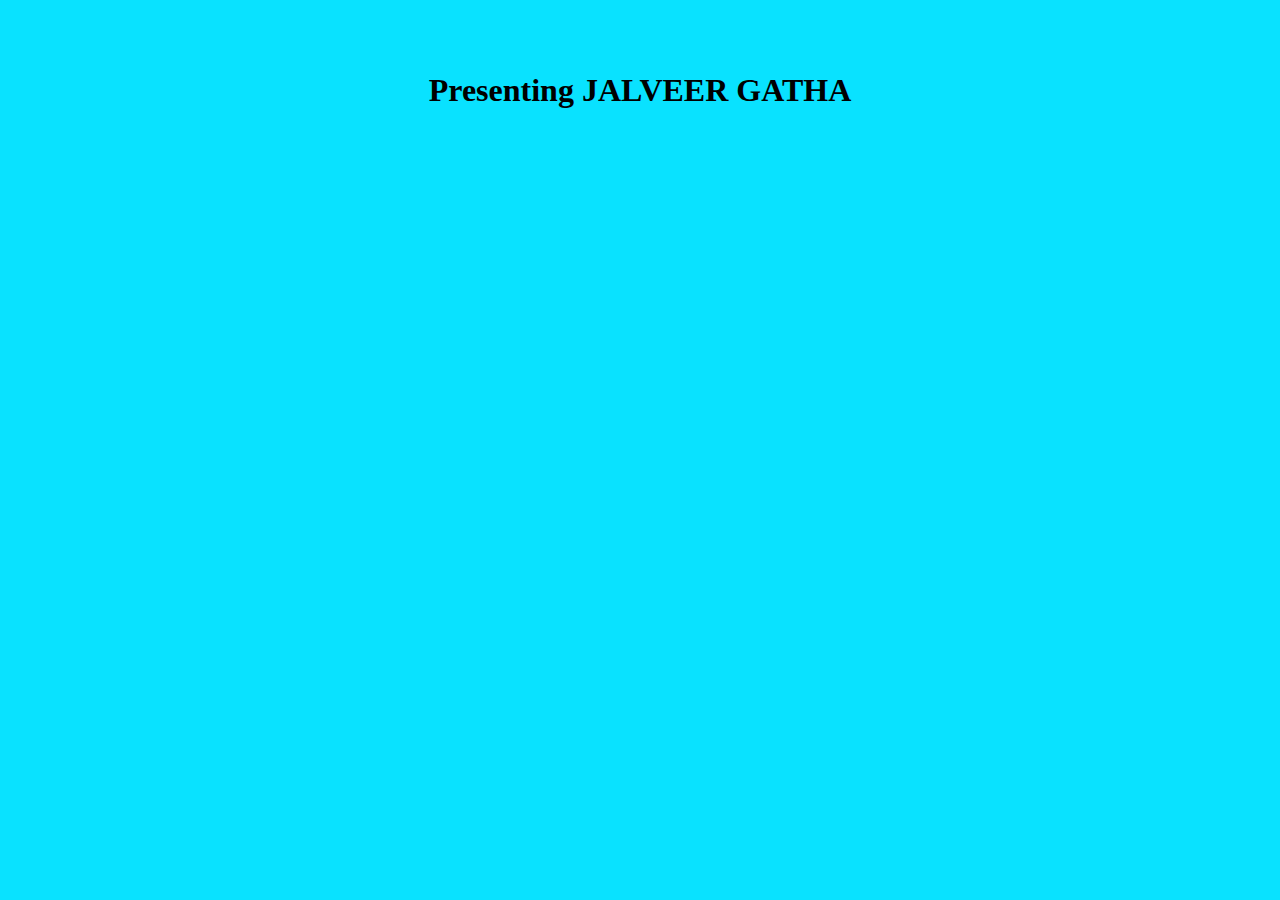
<file: game.html>
<!DOCTYPE html>
<html lang="en">
<head>
    <meta charset="UTF-8">
    <meta name="viewport" content="width=device-width, initial-scale=1.0">
    <title>Your Unity Game Title</title>
    <style>
        body {
            margin: 0;
            padding: 0;
            display: flex;
            flex-direction: column;
            align-items: center;
            justify-content: center;
            height: 100vh;
            background-color: #09e2ff;
        }
        h1 {
            margin-bottom: 20px;
        }
        iframe {
            width: 100%;
            height: 80vh;
            border: none;
        }
    </style>
</head>
<body>
    <h1>Presenting JALVEER GATHA</h1>
    <iframe src="https://humblezen.netlify.app/" allowfullscreen></iframe>
</body>
</html>
</file>
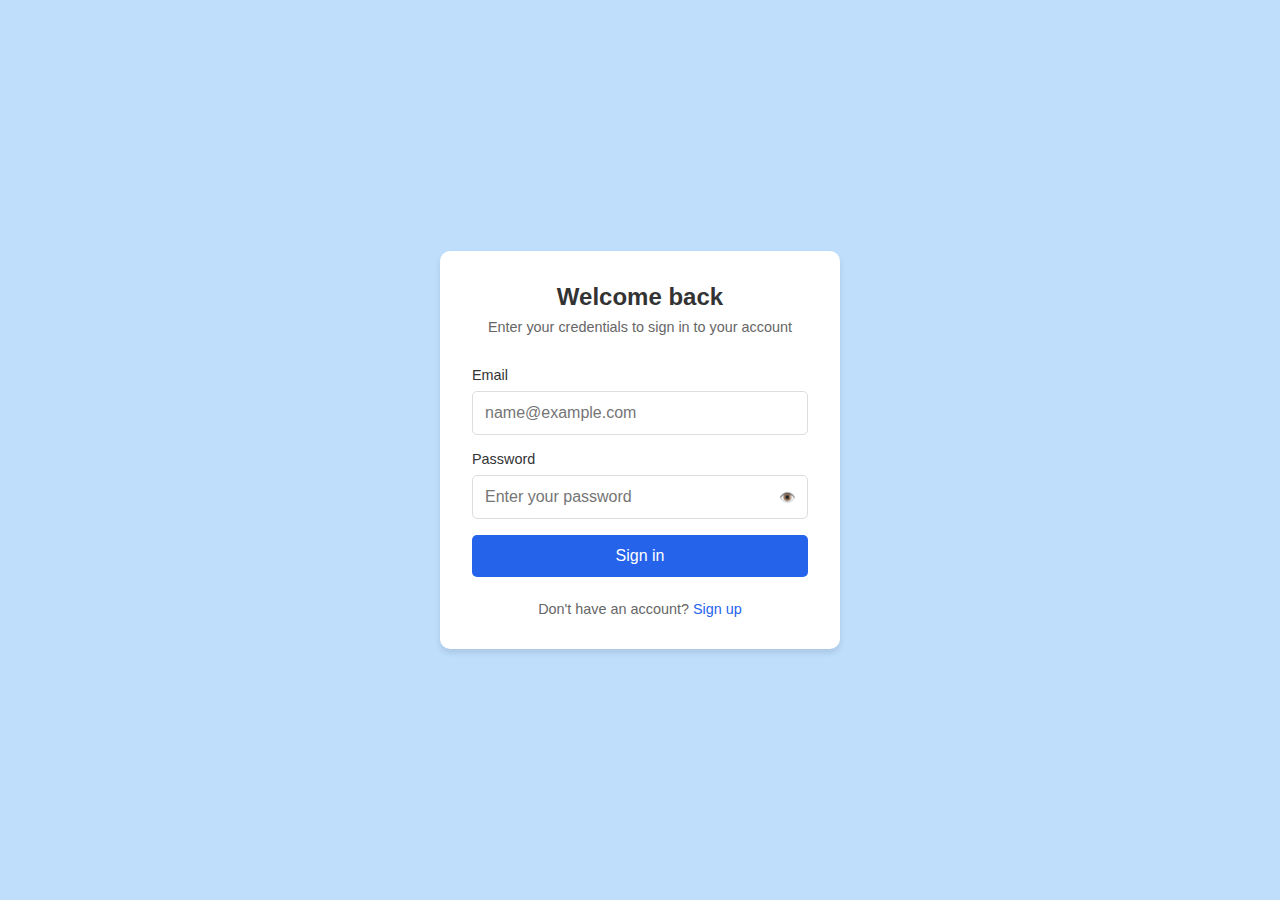
<file: login.html>
<!DOCTYPE html>
<html lang="en">
<head>
    <meta charset="UTF-8">
    <meta name="viewport" content="width=device-width, initial-scale=1.0">
    <title>Sign In</title>
    <style>
        * {
            margin: 0;
            padding: 0;
            box-sizing: border-box;
            font-family: -apple-system, BlinkMacSystemFont, "Segoe UI", Roboto, sans-serif;
        }

        body {
            min-height: 100vh;
            display: flex;
            align-items: center;
            justify-content: center;
            background-color: #55a9f862;
        }

        .card {
            background: white;
            padding: 2rem;
            border-radius: 10px;
            box-shadow: 0 4px 6px rgba(0, 0, 0, 0.1);
            width: 100%;
            max-width: 400px;
        }

        .header {
            text-align: center;
            margin-bottom: 2rem;
        }

        .header h1 {
            font-size: 1.5rem;
            color: #333;
            margin-bottom: 0.5rem;
        }

        .header p {
            color: #666;
            font-size: 0.9rem;
        }

        .form-group {
            margin-bottom: 1rem;
        }

        label {
            display: block;
            margin-bottom: 0.5rem;
            color: #333;
            font-size: 0.9rem;
        }

        .input-group {
            position: relative;
        }

        input {
            width: 100%;
            padding: 0.75rem;
            border: 1px solid #ddd;
            border-radius: 5px;
            font-size: 1rem;
            transition: border-color 0.2s;
        }

        input:focus {
            outline: none;
            border-color: #2563eb;
        }

        .password-toggle {
            position: absolute;
            right: 0.75rem;
            top: 50%;
            transform: translateY(-50%);
            background: none;
            border: none;
            cursor: pointer;
            color: #666;
        }

        .password-toggle:hover {
            color: #333;
        }

        button[type="submit"] {
            width: 100%;
            padding: 0.75rem;
            background-color: #2563eb;
            color: white;
            border: none;
            border-radius: 5px;
            font-size: 1rem;
            cursor: pointer;
            transition: background-color 0.2s;
        }

        button[type="submit"]:hover {
            background-color: #1d4ed8;
        }

        .footer {
            text-align: center;
            margin-top: 1.5rem;
            font-size: 0.9rem;
            color: #666;
        }

        .footer a {
            color: #2563eb;
            text-decoration: none;
        }

        .footer a:hover {
            text-decoration: underline;
        }

        @media (max-width: 480px) {
            .card {
                margin: 1rem;
                padding: 1.5rem;
            }
        }
    </style>
</head>
<body>
    <div class="card">
        <div class="header">
            <h1>Welcome back</h1>
            <p>Enter your credentials to sign in to your account</p>
        </div>
        <form id="signInForm">
            <div class="form-group">
                <label for="email">Email</label>
                <input 
                    type="email" 
                    id="email" 
                    placeholder="name@example.com" 
                    required
                >
            </div>
            <div class="form-group">
                <label for="password">Password</label>
                <div class="input-group">
                    <input 
                        type="password" 
                        id="password" 
                        placeholder="Enter your password" 
                        required
                    >
                    <button 
                        type="button" 
                        class="password-toggle" 
                        id="passwordToggle"
                    >
                        👁️
                    </button>
                </div>
            </div>
            <button type="submit">Sign in</button>
            <div class="footer">
                Don't have an account? <a href="registration.html">Sign up</a>
            </div>
        </form>
    </div>

    <script>
        const form = document.getElementById('signInForm');
        const passwordToggle = document.getElementById('passwordToggle');
        const passwordInput = document.getElementById('password');

        // Toggle password visibility
        passwordToggle.addEventListener('click', () => {
            const type = passwordInput.type === 'password' ? 'text' : 'password';
            passwordInput.type = type;
            passwordToggle.textContent = type === 'password' ? '👁️' : '🔒';
        });

        // Handle form submission
        form.addEventListener('submit', (e) => {
            e.preventDefault();
            const email = document.getElementById('email').value;
            const password = passwordInput.value;
            
            // Here you would typically send the data to your server
            console.log('Form submitted:', { email, password });
        });
    </script>
</body>
</html>
</file>
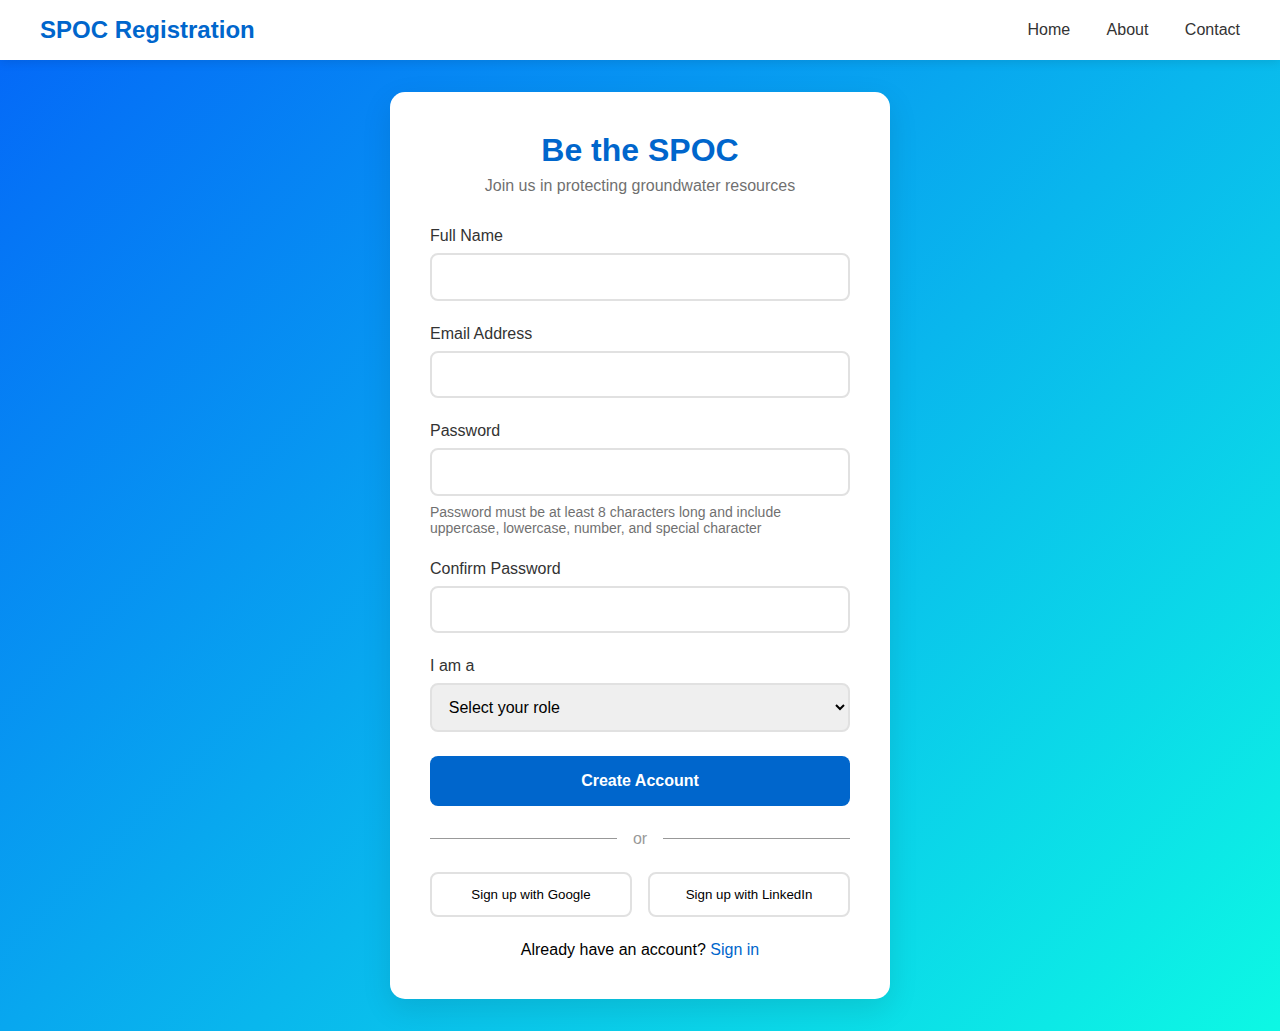
<file: registration.html>
<!DOCTYPE html>
<html lang="en">
<head>
    <meta charset="UTF-8">
    <meta name="viewport" content="width=device-width, initial-scale=1.0">
    
    <title>Register - Groundwater Management</title>
    <style>
        * {
            margin: 0;
            padding: 0;
            box-sizing: border-box;
            font-family: 'Segoe UI', Tahoma, Geneva, Verdana, sans-serif;
        }

        :root {
            --primary: #0066cc;
            --secondary: #00994c;
            --light: #f5f9ff;
            --dark: #333;
            --error: #dc3545;
            --success: #28a745;
        }

        body {
            background: linear-gradient(135deg, #0466f8 0%, #0df8e4 100%);
            min-height: 100vh;
            display: flex;
            flex-direction: column;
        }

        /* Navigation */
        .navbar {
            background: white;
            padding: 1rem 2rem;
            box-shadow: 0 2px 10px rgba(0,0,0,0.1);
        }

        .nav-content {
            max-width: 1200px;
            margin: 0 auto;
            display: flex;
            justify-content: space-between;
            align-items: center;
        }

        .logo {
            font-size: 1.5rem;
            font-weight: bold;
            color: var(--primary);
            text-decoration: none;
        }

        .nav-links a {
            margin-left: 2rem;
            text-decoration: none;
            color: var(--dark);
            transition: color 0.3s;
        }

        .nav-links a:hover {
            color: var(--primary);
        }

        /* Registration Form */
        .registration-container {
            flex: 1;
            display: flex;
            justify-content: center;
            align-items: center;
            padding: 2rem;
        }

        .registration-card {
            background: white;
            padding: 2.5rem;
            border-radius: 15px;
            box-shadow: 0 10px 30px rgba(0,0,0,0.1);
            width: 100%;
            max-width: 500px;
            animation: slideUp 0.5s ease;
        }

        .registration-header {
            text-align: center;
            margin-bottom: 2rem;
        }

        .registration-header h1 {
            color: var(--primary);
            font-size: 2rem;
            margin-bottom: 0.5rem;
        }

        .registration-header p {
            color: var(--dark);
            opacity: 0.7;
        }

        .form-group {
            margin-bottom: 1.5rem;
        }

        .form-group label {
            display: block;
            margin-bottom: 0.5rem;
            color: var(--dark);
            font-weight: 500;
        }

        .form-group input,
        .form-group select {
            width: 100%;
            padding: 0.8rem;
            border: 2px solid #e1e1e1;
            border-radius: 8px;
            font-size: 1rem;
            transition: border-color 0.3s;
        }

        .form-group input:focus,
        .form-group select:focus {
            outline: none;
            border-color: var(--primary);
        }

        .form-group .error {
            color: var(--error);
            font-size: 0.875rem;
            margin-top: 0.25rem;
            display: none;
        }

        .form-group.error input {
            border-color: var(--error);
        }

        .form-group.error .error {
            display: block;
        }

        .password-requirements {
            font-size: 0.875rem;
            color: var(--dark);
            opacity: 0.7;
            margin-top: 0.5rem;
        }

        .register-button {
            width: 100%;
            padding: 1rem;
            background: var(--primary);
            color: white;
            border: none;
            border-radius: 8px;
            font-size: 1rem;
            font-weight: 600;
            cursor: pointer;
            transition: background 0.3s;
        }

        .register-button:hover {
            background: #0052a3;
        }

        .login-link {
            text-align: center;
            margin-top: 1.5rem;
        }

        .login-link a {
            color: var(--primary);
            text-decoration: none;
            font-weight: 500;
        }

        .login-link a:hover {
            text-decoration: underline;
        }

        /* Divider */
        .divider {
            display: flex;
            align-items: center;
            margin: 1.5rem 0;
            color: var(--dark);
            opacity: 0.5;
        }

        .divider::before,
        .divider::after {
            content: "";
            flex: 1;
            height: 1px;
            background: currentColor;
        }

        .divider span {
            padding: 0 1rem;
        }

        /* Social Login */
        .social-login {
            display: grid;
            grid-template-columns: 1fr 1fr;
            gap: 1rem;
            margin-top: 1rem;
        }

        .social-button {
            padding: 0.8rem;
            border: 2px solid #e1e1e1;
            border-radius: 8px;
            background: white;
            cursor: pointer;
            transition: background 0.3s;
            display: flex;
            align-items: center;
            justify-content: center;
            font-weight: 500;
        }

        .social-button:hover {
            background: var(--light);
        }

        /* Animations */
        @keyframes slideUp {
            from {
                opacity: 0;
                transform: translateY(20px);
            }
            to {
                opacity: 1;
                transform: translateY(0);
            }
        }

        /* Responsive Design */
        @media (max-width: 768px) {
            .nav-content {
                flex-direction: column;
                text-align: center;
            }

            .nav-links {
                margin-top: 1rem;
            }

            .nav-links a {
                margin: 0 0.5rem;
            }

            .registration-card {
                padding: 1.5rem;
            }

            .social-login {
                grid-template-columns: 1fr;
            }
        }
    </style>
</head>
<body>
    <!-- Navigation -->
    <nav class="navbar">
        <div class="nav-content">
            <a href="index.html" class="logo">SPOC Registration</a>
            <div class="nav-links">
                <a href="index.html">Home</a>
                <a href="#about">About</a>
                <a href="#contact">Contact</a>
            </div>
        </div>
    </nav>

    <!-- Registration Form -->
    <div class="registration-container">
        <div class="registration-card">
            <div class="registration-header">
                <h1>Be the SPOC</h1>
                <p>Join us in protecting groundwater resources</p>
            </div>
            
            <form id="registrationForm">
                <div class="form-group">
                    <label for="fullName">Full Name</label>
                    <input type="text" id="fullName" required>
                    <span class="error">Please enter your full name</span>
                </div>

                <div class="form-group">
                    <label for="email">Email Address</label>
                    <input type="email" id="email" required>
                    <span class="error">Please enter a valid email address</span>
                </div>

                <div class="form-group">
                    <label for="password">Password</label>
                    <input type="password" id="password" required>
                    <div class="password-requirements">
                        Password must be at least 8 characters long and include uppercase, lowercase, number, and special character
                    </div>
                </div>

                <div class="form-group">
                    <label for="confirmPassword">Confirm Password</label>
                    <input type="password" id="confirmPassword" required>
                    <span class="error">Passwords do not match</span>
                </div>

                <div class="form-group">
                    <label for="userType">I am a</label>
                    <select id="userType" required>
                        <option value="">Select your role</option>
                        <option value="individual">Individual</option>
                        <option value="organization">Organization</option>
                        <option value="researcher">Researcher</option>
                        <option value="government">Government Official</option>
                    </select>
                </div>

                <button type="submit" class="register-button">Create Account</button>

                <div class="divider">
                    <span>or</span>
                </div>

                <div class="social-login">
                    <button type="button" class="social-button">
                        Sign up with Google
                    </button>
                    <button type="button" class="social-button">
                        Sign up with LinkedIn
                    </button>
                </div>

                <div class="login-link">
                    Already have an account? <a href="login.html">Sign in</a>
                </div>
            </form>
        </div>
    </div>
</body>

</html>
</file>
